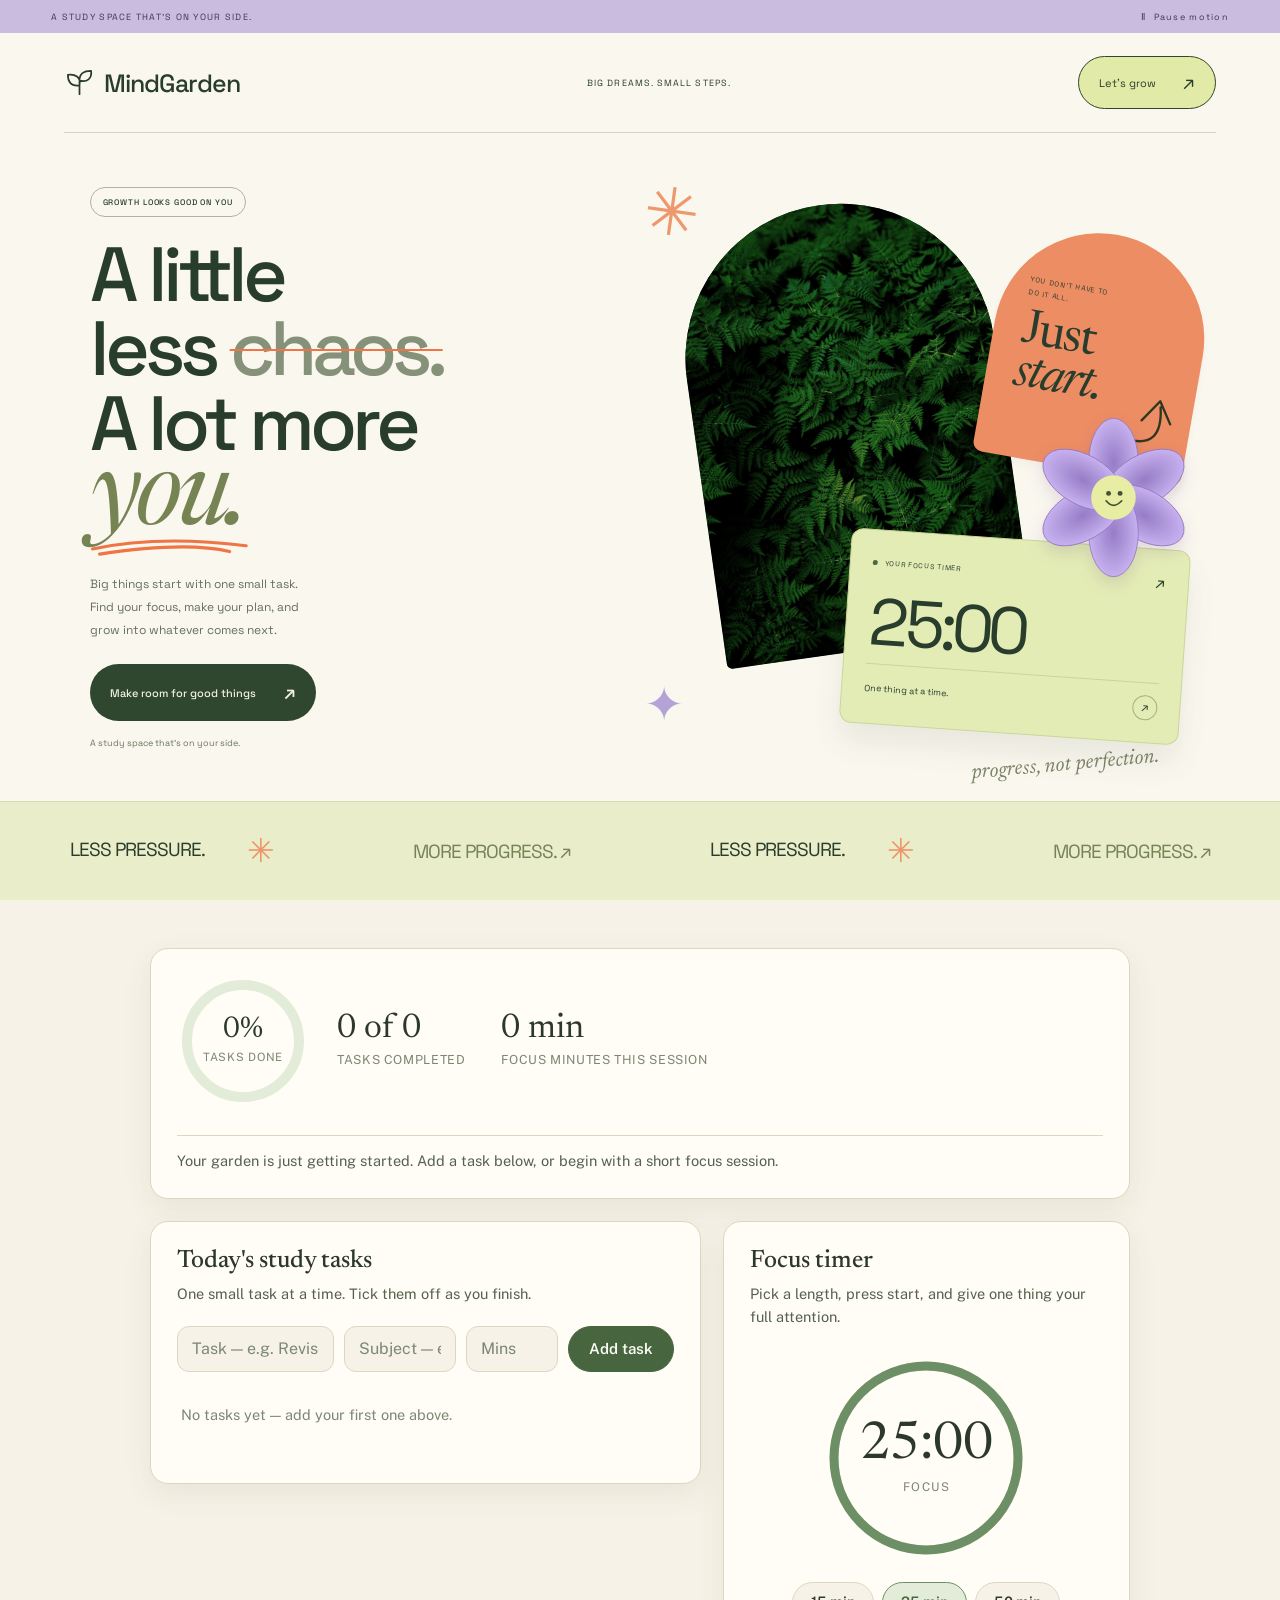
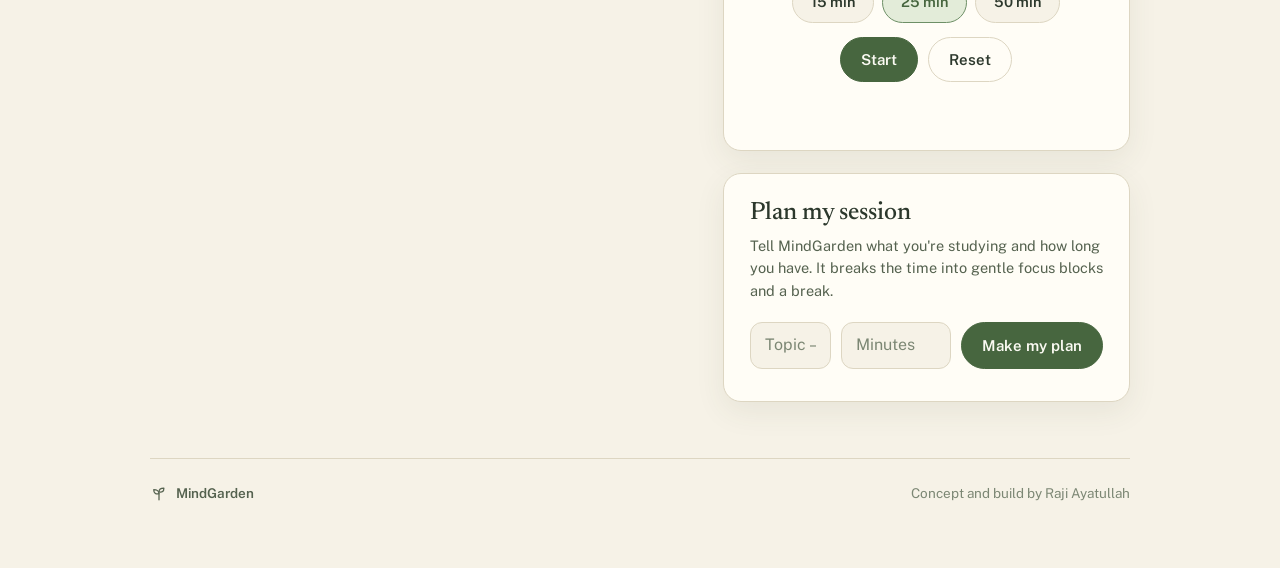
<file: index.html>
<!doctype html>
<html lang="en">
  <head>
    <meta charset="utf-8" />
    <meta name="viewport" content="width=device-width, initial-scale=1, viewport-fit=cover" />
    <meta name="color-scheme" content="light dark" />
    <meta name="description" content="A little less chaos. A lot more you. Plan your study tasks, find your focus, and grow with MindGarden." />
    <link rel="icon" href="data:," />
    <title>MindGarden Study Planner</title>
    <link rel="preconnect" href="https://fonts.googleapis.com" />
    <link rel="preconnect" href="https://fonts.gstatic.com" crossorigin />
    <link href="https://fonts.googleapis.com/css2?family=Newsreader:ital,opsz,wght@0,6..72,400;0,6..72,500;0,6..72,600;1,6..72,400&family=Public+Sans:wght@400;500;600;700&family=Space+Grotesk:wght@400;500;600;700&display=swap" rel="stylesheet" />
    <style>
      :root {
        --bg: #f6f2e7;
        --bg-soft: #efe9da;
        --surface: #fffdf6;
        --surface-2: #f1ecdc;
        --ink: #2c382c;
        --ink-soft: #55624f;
        --muted: #7c8774;
        --line: #ddd6c2;
        --sage: #6d8f66;
        --sage-deep: #47663f;
        --sage-tint: #e3ecd9;
        --sage-tint-2: #d2e0c6;
        --gold: #b98a2f;
        --danger: #a4553f;
        --shadow: 0 10px 30px rgba(60, 74, 52, 0.08);
        --radius: 18px;
      }
      @media (prefers-color-scheme: dark) {
        :root {
          --bg: #1a201a;
          --bg-soft: #212922;
          --surface: #242e24;
          --surface-2: #2b372b;
          --ink: #eceade;
          --ink-soft: #c3cdb9;
          --muted: #97a48d;
          --line: #3a473a;
          --sage: #9dbd93;
          --sage-deep: #b7d3ad;
          --sage-tint: #2f3f2c;
          --sage-tint-2: #3a4f36;
          --gold: #d9ab4e;
          --danger: #d08a70;
          --shadow: 0 10px 30px rgba(0, 0, 0, 0.35);
        }
      }
      * { box-sizing: border-box; }
      html { scroll-behavior: smooth; }
      body {
        margin: 0;
        background: var(--bg);
        color: var(--ink);
        font-family: "Public Sans", system-ui, -apple-system, "Segoe UI", sans-serif;
        font-size: 16px;
        line-height: 1.55;
        -webkit-font-smoothing: antialiased;
      }
      h1, h2, h3 { font-family: "Newsreader", Georgia, serif; font-weight: 500; line-height: 1.15; margin: 0; }
      p { margin: 0; }
      button, input, select { font: inherit; color: inherit; }
      button { cursor: pointer; }
      :focus-visible { outline: 2px solid var(--sage); outline-offset: 2px; border-radius: 6px; }

      .wrap { max-width: 1020px; margin: 0 auto; padding: 0 20px 64px; }

      /* ---------- Hero ---------- */
      .hero { padding: 72px 0 48px; max-width: 640px; }
      .hero .mark { display: inline-flex; align-items: center; gap: 10px; color: var(--sage-deep); font-weight: 600; letter-spacing: 0.14em; text-transform: uppercase; font-size: 12.5px; margin-bottom: 22px; }
      .hero .mark svg { width: 26px; height: 26px; }
      .hero h1 { font-size: clamp(34px, 9vw, 58px); letter-spacing: -0.01em; }
      .hero h1 em { font-style: italic; color: var(--sage-deep); }
      .hero p { margin-top: 18px; font-size: 17.5px; color: var(--ink-soft); max-width: 52ch; }
      .hero .cta-row { margin-top: 28px; display: flex; flex-wrap: wrap; gap: 12px; }
      .btn {
        display: inline-flex; align-items: center; justify-content: center; gap: 8px;
        min-height: 44px; padding: 10px 20px; border-radius: 999px;
        border: 1px solid var(--sage-deep); background: var(--sage-deep); color: #fbfaf3;
        font-weight: 600; font-size: 15px; text-decoration: none;
        transition: transform 0.15s ease, background 0.15s ease, border-color 0.15s ease;
      }
      @media (prefers-color-scheme: dark) { .btn { color: #1c241c; } }
      .btn:hover { transform: translateY(-1px); }
      .btn.ghost { background: transparent; color: var(--sage-deep); }
      .btn.small { min-height: 40px; padding: 8px 16px; font-size: 14px; }
      .btn.quiet { background: var(--surface); border-color: var(--line); color: var(--ink); }
      .btn:disabled { opacity: 0.45; cursor: default; transform: none; }

      /* ---------- Layout ---------- */
      .grid { display: grid; grid-template-columns: 1fr; gap: 22px; }
      @media (min-width: 860px) {
        .grid { grid-template-columns: 1.15fr 0.85fr; align-items: start; }
        .stack { display: grid; gap: 22px; }
      }
      .card {
        background: var(--surface); border: 1px solid var(--line); border-radius: var(--radius);
        padding: 26px; box-shadow: var(--shadow);
      }
      .card h2 { font-size: 25px; margin-bottom: 6px; }
      .card .lede { color: var(--ink-soft); font-size: 14.5px; margin-bottom: 20px; }
      .card-head { display: flex; align-items: baseline; justify-content: space-between; gap: 12px; flex-wrap: wrap; }

      /* ---------- Progress ---------- */
      .progress-card { display: flex; gap: 28px; align-items: center; flex-wrap: wrap; margin-bottom: 22px; }
      .ring-wrap { position: relative; width: 132px; height: 132px; flex: none; }
      .ring-wrap svg { transform: rotate(-90deg); display: block; }
      .ring-bg { stroke: var(--sage-tint); }
      .ring-fg { stroke: var(--sage); transition: stroke-dashoffset 0.5s ease; }
      .ring-center { position: absolute; inset: 0; display: flex; flex-direction: column; align-items: center; justify-content: center; text-align: center; }
      .ring-center .big { font-family: "Newsreader", Georgia, serif; font-size: 30px; line-height: 1; }
      .ring-center .small { font-size: 11.5px; color: var(--muted); letter-spacing: 0.06em; text-transform: uppercase; margin-top: 4px; }
      .progress-stats { display: flex; gap: 36px; flex-wrap: wrap; }
      .stat .num { font-family: "Newsreader", Georgia, serif; font-size: 34px; line-height: 1.05; }
      .stat .lbl { font-size: 12.5px; color: var(--muted); letter-spacing: 0.05em; text-transform: uppercase; margin-top: 2px; }
      .progress-note { width: 100%; color: var(--ink-soft); font-size: 14.5px; border-top: 1px solid var(--line); padding-top: 14px; }

      /* ---------- Tasks ---------- */
      .task-form { display: grid; grid-template-columns: 1fr; gap: 10px; margin-bottom: 18px; }
      @media (min-width: 560px) {
        .task-form { grid-template-columns: 1.4fr 1fr 92px auto; }
      }
      .field input {
        width: 100%; min-height: 44px; padding: 10px 14px; border-radius: 12px;
        border: 1px solid var(--line); background: var(--bg); color: var(--ink);
      }
      .field input::placeholder { color: var(--muted); }
      .task-list { list-style: none; margin: 0; padding: 0; display: grid; gap: 10px; }
      .task {
        display: flex; align-items: center; gap: 12px;
        background: var(--surface-2); border: 1px solid var(--line); border-radius: 14px; padding: 8px 12px 8px 8px;
      }
      .task label.check {
        display: inline-flex; align-items: center; justify-content: center;
        min-width: 44px; min-height: 44px; cursor: pointer; flex: none;
      }
      .task input[type="checkbox"] { width: 22px; height: 22px; accent-color: var(--sage-deep); cursor: pointer; margin: 0; }
      .task .body { flex: 1; min-width: 0; }
      .task .title { font-weight: 600; font-size: 15.5px; overflow-wrap: anywhere; }
      .task.done .title { text-decoration: line-through; color: var(--muted); }
      .task .meta { font-size: 13px; color: var(--muted); }
      .task .mins { flex: none; font-size: 12.5px; font-weight: 600; color: var(--sage-deep); background: var(--sage-tint); border-radius: 999px; padding: 4px 10px; }
      .task .del {
        flex: none; min-width: 40px; min-height: 40px; border: none; background: transparent; border-radius: 10px;
        color: var(--muted); font-size: 18px; line-height: 1; display: inline-flex; align-items: center; justify-content: center;
      }
      .task .del:hover { color: var(--danger); background: var(--bg); }
      .empty { color: var(--muted); font-size: 14.5px; padding: 14px 4px; }
      .count-line { margin-top: 16px; font-size: 14px; color: var(--ink-soft); }
      .count-line strong { color: var(--sage-deep); }

      /* ---------- Timer ---------- */
      .timer-face { display: flex; flex-direction: column; align-items: center; padding: 6px 0 2px; }
      .timer-ring { position: relative; width: 208px; height: 208px; }
      .timer-ring svg { transform: rotate(-90deg); display: block; }
      .timer-time {
        position: absolute; inset: 0; display: flex; flex-direction: column; align-items: center; justify-content: center;
      }
      .timer-time .clock { font-family: "Newsreader", Georgia, serif; font-size: 52px; line-height: 1; font-variant-numeric: tabular-nums; }
      .timer-time .mode { font-size: 12px; letter-spacing: 0.12em; text-transform: uppercase; color: var(--muted); margin-top: 6px; }
      .presets { display: flex; gap: 8px; flex-wrap: wrap; justify-content: center; margin: 20px 0 14px; }
      .preset {
        min-height: 40px; padding: 8px 18px; border-radius: 999px; border: 1px solid var(--line);
        background: var(--bg); font-weight: 600; font-size: 14.5px;
      }
      .preset[aria-pressed="true"] { background: var(--sage-tint); border-color: var(--sage); color: var(--sage-deep); }
      .timer-controls { display: flex; gap: 10px; flex-wrap: wrap; justify-content: center; }
      .timer-msg { margin-top: 16px; text-align: center; font-size: 15px; color: var(--sage-deep); min-height: 24px; }
      .break-row { margin-top: 6px; display: none; justify-content: center; }
      .break-row.show { display: flex; }

      /* ---------- Planner ---------- */
      .plan-form { display: grid; grid-template-columns: 1fr; gap: 10px; margin-bottom: 6px; }
      @media (min-width: 560px) { .plan-form { grid-template-columns: 1.5fr 110px auto; } }
      .plan-out { margin-top: 18px; display: none; }
      .plan-out.show { display: block; }
      .plan-summary { font-size: 15px; color: var(--ink-soft); margin-bottom: 14px; }
      .plan-summary strong { color: var(--ink); }
      .plan-steps { list-style: none; margin: 0; padding: 0; display: grid; gap: 8px; }
      .plan-step { display: flex; align-items: center; gap: 12px; padding: 11px 14px; border-radius: 12px; border: 1px solid var(--line); background: var(--bg); font-size: 14.5px; }
      .plan-step .dot { width: 10px; height: 10px; border-radius: 50%; flex: none; background: var(--sage); }
      .plan-step.break .dot { background: var(--gold); }
      .plan-step.review .dot { background: var(--muted); }
      .plan-step .what { flex: 1; min-width: 0; overflow-wrap: anywhere; }
      .plan-step .when { flex: none; font-weight: 600; color: var(--sage-deep); font-variant-numeric: tabular-nums; }
      .plan-step.break .when { color: var(--gold); }
      .plan-actions { margin-top: 14px; display: flex; gap: 10px; flex-wrap: wrap; }

      footer { margin-top: 56px; padding-top: 24px; border-top: 1px solid var(--line); display: flex; justify-content: space-between; gap: 12px; flex-wrap: wrap; color: var(--muted); font-size: 13.5px; }
      footer .brand { display: inline-flex; align-items: center; gap: 8px; color: var(--ink-soft); font-weight: 600; }
      footer svg { width: 18px; height: 18px; }

      .grid > *, .stack > * { min-width: 0; }
      img, svg { max-width: 100%; }

      /* ---------- Small screens ---------- */
      @media (max-width: 560px) {
        .wrap { padding: 0 14px 52px; }
        .hero { padding: 48px 0 34px; }
        .hero p { font-size: 16.5px; }
        .hero .cta-row .btn { flex: 1 1 140px; }
        .card { padding: 20px 16px; }
        .progress-card { gap: 18px; }
        .progress-stats { gap: 22px; }
        .stat .num { font-size: 28px; }
        .timer-ring { width: min(208px, 62vw); height: auto; aspect-ratio: 1 / 1; }
        .timer-ring svg { width: 100%; height: 100%; }
        .timer-time .clock { font-size: 46px; }
        .task { gap: 8px; padding-right: 8px; }
        .task .mins { padding: 4px 8px; }
        .plan-step { padding: 10px 12px; gap: 10px; }
        footer { margin-top: 44px; }
      }

      @media (prefers-reduced-motion: reduce) {
        html { scroll-behavior: auto; }
        * { transition: none !important; }
      }
    </style>
    <link rel="stylesheet" href="hero.css" />
    <script src="hero.js" defer></script>
  </head>
  <body>
    <header class="growth-hero" id="gardenHero" aria-labelledby="heroHeading">
      <svg class="growth-symbols" aria-hidden="true"><defs><symbol id="growthLogo" viewBox="0 0 32 32"><path d="M16 28V15M16 19C6 20 4 14 4 8c7-1 14 2 12 11Zm0-5C16 7 20 4 28 4c1 8-4 12-12 10Z" fill="none" stroke="currentColor" stroke-width="1.8" stroke-linecap="round" stroke-linejoin="round"/></symbol></defs></svg>
      <div class="growth-strip"><span>A STUDY SPACE THAT'S ON YOUR SIDE.</span><button id="sceneControl" type="button" aria-pressed="false" aria-label="Pause garden animation"><span class="scene-icon" aria-hidden="true">Ⅱ</span> <span id="sceneControlText">Pause motion</span></button></div>
    <nav class="nav" aria-label="Main navigation"><a class="wordmark" href="#gardenHero"><svg><use href="#growthLogo"/></svg>MindGarden</a><div class="nav-mid">BIG DREAMS. SMALL STEPS.</div><a class="nav-cta" href="#tasks">Let's grow <span>↗</span></a></nav>
    <div class="c-hero"><div class="c-copy"><div class="eyebrow"><span class="c-pill">GROWTH LOOKS GOOD ON YOU</span></div><h1 id="heroHeading">A little<br />less <span class="c-chaos">chaos.</span><br />A lot more<br /><em>you.</em><svg class="c-underline" viewBox="0 0 250 25"><path d="M4 14Q108-8 244 9M15 22Q149 2 218 18" fill="none" stroke="#f07444" stroke-width="5" stroke-linecap="round"/></svg></h1><p>Big things start with one small task.<br />Find your focus, make your plan, and<br />grow into whatever comes next.</p><a class="button c-button" href="#tasks">Make room for good things <span>↗</span></a><div class="c-note">A study space that’s on your side.</div></div>
      <div class="c-art"><span aria-hidden="true" class="c-doodle doodle-1">✳</span><div class="c-photo" aria-hidden="true"><img src="assets/growth-ferns.jpg" alt="" width="1400" height="1800" fetchpriority="high" decoding="async"/></div><div class="c-sticker" aria-hidden="true"><span>YOU DON'T HAVE TO<br />DO IT ALL.</span><strong>Just<br /><em>start.</em></strong><svg viewBox="0 0 80 80"><path d="M15 60Q62 78 62 23M37 38 62 15 73 45" fill="none" stroke="#303721" stroke-width="3" stroke-linecap="round" stroke-linejoin="round"/></svg></div><a class="c-focus" href="#timer" aria-label="Open your focus timer"><div><span class="c-focus-dot"></span> YOUR FOCUS TIMER <span>↗</span></div><strong id="heroClock" aria-hidden="true">25:00</strong><div class="c-focus-bottom"><span>One thing at a time.</span><span class="c-pause" aria-hidden="true">↗</span></div></a><div class="c-flower" aria-hidden="true"><svg viewBox="0 0 200 200"><defs><radialGradient id="petal"><stop stop-color="#967cc6"/><stop offset="1" stop-color="#c7b1ef"/></radialGradient></defs><g fill="url(#petal)" stroke="#9476bf" stroke-width="1"><ellipse cx="100" cy="57" rx="30" ry="53"/><ellipse cx="100" cy="57" rx="30" ry="53" transform="rotate(60 100 100)"/><ellipse cx="100" cy="57" rx="30" ry="53" transform="rotate(120 100 100)"/><ellipse cx="100" cy="57" rx="30" ry="53" transform="rotate(180 100 100)"/><ellipse cx="100" cy="57" rx="30" ry="53" transform="rotate(240 100 100)"/><ellipse cx="100" cy="57" rx="30" ry="53" transform="rotate(300 100 100)"/></g><circle cx="100" cy="100" r="27" fill="#e7eea3"/><circle cx="94" cy="95" r="3" fill="#475034"/><circle cx="108" cy="95" r="3" fill="#475034"/><path d="M91 104q9 11 19 0" fill="none" stroke="#475034" stroke-width="2" stroke-linecap="round"/></svg></div><span class="c-handwritten" aria-hidden="true">progress, not perfection.</span><span aria-hidden="true" class="c-doodle doodle-2">✦</span></div>
    </div><div class="c-footer" aria-hidden="true"><span>LESS PRESSURE.</span><span>MORE PROGRESS. ↗</span><span>LESS PRESSURE.</span><span>MORE PROGRESS. ↗</span></div>
    </header>

    <div class="wrap">
      <section class="card progress-card" aria-label="Session progress">
        <div class="ring-wrap" role="img" aria-label="Progress ring showing the share of tasks completed">
          <svg width="132" height="132" viewBox="0 0 132 132" aria-hidden="true">
            <circle class="ring-bg" cx="66" cy="66" r="56" fill="none" stroke-width="10" />
            <circle class="ring-fg" id="ringFg" cx="66" cy="66" r="56" fill="none" stroke-width="10" stroke-linecap="round" stroke-dasharray="351.86" stroke-dashoffset="351.86" />
          </svg>
          <div class="ring-center">
            <span class="big" id="ringText">0%</span>
            <span class="small">tasks done</span>
          </div>
        </div>
        <div class="progress-stats">
          <div class="stat">
            <div class="num" id="statTasks">0 of 0</div>
            <div class="lbl">Tasks completed</div>
          </div>
          <div class="stat">
            <div class="num" id="statFocus">0 min</div>
            <div class="lbl">Focus minutes this session</div>
          </div>
        </div>
        <p class="progress-note" id="progressNote">Your garden is just getting started. Add a task below, or begin with a short focus session.</p>
      </section>

      <div class="grid">
        <section class="card" id="tasks" aria-labelledby="tasksHeading">
          <div class="card-head">
            <h2 id="tasksHeading">Today's study tasks</h2>
          </div>
          <p class="lede">One small task at a time. Tick them off as you finish.</p>

          <form class="task-form" id="taskForm">
            <div class="field">
              <label class="sr-only" for="taskTitle" style="position:absolute;left:-9999px;">Task</label>
              <input id="taskTitle" type="text" placeholder="Task — e.g. Revise chapter 4 notes" maxlength="90" required />
            </div>
            <div class="field">
              <label class="sr-only" for="taskSubject" style="position:absolute;left:-9999px;">Subject</label>
              <input id="taskSubject" type="text" placeholder="Subject — e.g. Biology" maxlength="40" required />
            </div>
            <div class="field">
              <label class="sr-only" for="taskMins" style="position:absolute;left:-9999px;">Estimated minutes</label>
              <input id="taskMins" type="number" placeholder="Mins" min="1" max="600" required />
            </div>
            <button class="btn" type="submit">Add task</button>
          </form>

          <ul class="task-list" id="taskList"></ul>
          <p class="empty" id="taskEmpty">No tasks yet — add your first one above.</p>
          <p class="count-line" id="taskCount" aria-live="polite"></p>
        </section>

        <div class="stack">
          <section class="card" id="timer" aria-labelledby="timerHeading">
            <h2 id="timerHeading">Focus timer</h2>
            <p class="lede">Pick a length, press start, and give one thing your full attention.</p>

            <div class="timer-face">
              <div class="timer-ring">
                <svg width="208" height="208" viewBox="0 0 208 208" aria-hidden="true">
                  <circle class="ring-bg" cx="104" cy="104" r="92" fill="none" stroke-width="9" />
                  <circle class="ring-fg" id="timerRing" cx="104" cy="104" r="92" fill="none" stroke-width="9" stroke-linecap="round" stroke-dasharray="578.05" stroke-dashoffset="0" />
                </svg>
                <div class="timer-time">
                  <span class="clock" id="clock">25:00</span>
                  <span class="mode" id="timerMode">Focus</span>
                </div>
              </div>

              <div class="presets" role="group" aria-label="Session length">
                <button type="button" class="preset" data-mins="15" aria-pressed="false">15 min</button>
                <button type="button" class="preset" data-mins="25" aria-pressed="true">25 min</button>
                <button type="button" class="preset" data-mins="50" aria-pressed="false">50 min</button>
              </div>

              <div class="timer-controls">
                <button type="button" class="btn" id="startPauseBtn">Start</button>
                <button type="button" class="btn quiet" id="resetBtn">Reset</button>
              </div>

              <p class="timer-msg" id="timerMsg" aria-live="polite"></p>
              <div class="break-row" id="breakRow">
                <button type="button" class="btn ghost small" id="breakBtn">Take a 5-minute break</button>
              </div>
            </div>
          </section>

          <section class="card" id="planner" aria-labelledby="plannerHeading">
            <h2 id="plannerHeading">Plan my session</h2>
            <p class="lede">Tell MindGarden what you're studying and how long you have. It breaks the time into gentle focus blocks and a break.</p>

            <form class="plan-form" id="planForm">
              <div class="field">
                <label class="sr-only" for="planTopic" style="position:absolute;left:-9999px;">Topic</label>
                <input id="planTopic" type="text" placeholder="Topic — e.g. Organic chemistry" maxlength="70" required />
              </div>
              <div class="field">
                <label class="sr-only" for="planMins" style="position:absolute;left:-9999px;">Available minutes</label>
                <input id="planMins" type="number" placeholder="Minutes" min="10" max="300" required />
              </div>
              <button class="btn" type="submit">Make my plan</button>
            </form>

            <div class="plan-out" id="planOut" aria-live="polite">
              <p class="plan-summary" id="planSummary"></p>
              <ul class="plan-steps" id="planSteps"></ul>
              <div class="plan-actions">
                <button type="button" class="btn ghost small" id="planToTimer">Set timer to first block</button>
              </div>
            </div>
          </section>
        </div>
      </div>

      <footer>
        <span class="brand">
          <svg viewBox="0 0 24 24" fill="none" stroke="currentColor" stroke-width="1.7" stroke-linecap="round" stroke-linejoin="round" aria-hidden="true"><path d="M12 21v-8"/><path d="M12 13c0-3.5-2.8-5.5-7-5.5 0 4.5 2.5 6.5 7 5.5Z"/><path d="M12 10.5c0-3.2 2.4-5 6.5-5 0 4.2-2.2 6-6.5 5Z"/></svg>
          MindGarden
        </span>
        <span>Concept and build by Raji Ayatullah</span>
      </footer>
    </div>

    <script>
      (function () {
        "use strict";

        /* ---------------- State (this session only) ---------------- */
        var tasks = [];
        var focusMinutes = 0;

        /* ---------------- Progress ---------------- */
        var ringFg = document.getElementById("ringFg");
        var ringText = document.getElementById("ringText");
        var statTasks = document.getElementById("statTasks");
        var statFocus = document.getElementById("statFocus");
        var progressNote = document.getElementById("progressNote");
        var RING_C = 351.86;

        function renderProgress() {
          var total = tasks.length;
          var done = tasks.filter(function (t) { return t.done; }).length;
          var pct = total === 0 ? 0 : Math.round((done / total) * 100);
          ringFg.style.strokeDashoffset = String(RING_C * (1 - pct / 100));
          ringText.textContent = pct + "%";
          statTasks.textContent = done + " of " + total;
          statFocus.textContent = focusMinutes + " min";
          if (total === 0 && focusMinutes === 0) {
            progressNote.textContent = "Your garden is just getting started. Add a task below, or begin with a short focus session.";
          } else if (total > 0 && done === total && total > 0) {
            progressNote.textContent = "Every task on today's list is done. Lovely work — consider a short break before planting anything new.";
          } else if (done > 0 || focusMinutes > 0) {
            progressNote.textContent = "It's growing. Each finished task and each completed focus block adds to today's garden.";
          } else {
            progressNote.textContent = "Your list is planted. Tick off the first task whenever you're ready.";
          }
        }

        /* ---------------- Tasks ---------------- */
        var taskForm = document.getElementById("taskForm");
        var taskList = document.getElementById("taskList");
        var taskEmpty = document.getElementById("taskEmpty");
        var taskCount = document.getElementById("taskCount");
        var nextId = 1;

        function renderTasks() {
          taskList.innerHTML = "";
          tasks.forEach(function (task) {
            var li = document.createElement("li");
            li.className = "task" + (task.done ? " done" : "");

            var label = document.createElement("label");
            label.className = "check";
            var cb = document.createElement("input");
            cb.type = "checkbox";
            cb.checked = task.done;
            cb.setAttribute("aria-label", "Mark \"" + task.title + "\" as done");
            cb.addEventListener("change", function () {
              task.done = cb.checked;
              renderTasks();
              renderProgress();
            });
            label.appendChild(cb);

            var body = document.createElement("div");
            body.className = "body";
            var title = document.createElement("div");
            title.className = "title";
            title.textContent = task.title;
            var meta = document.createElement("div");
            meta.className = "meta";
            meta.textContent = task.subject;
            body.appendChild(title);
            body.appendChild(meta);

            var mins = document.createElement("span");
            mins.className = "mins";
            mins.textContent = task.mins + " min";

            var del = document.createElement("button");
            del.type = "button";
            del.className = "del";
            del.textContent = "×";
            del.setAttribute("aria-label", "Delete task \"" + task.title + "\"");
            del.addEventListener("click", function () {
              tasks = tasks.filter(function (t) { return t.id !== task.id; });
              renderTasks();
              renderProgress();
            });

            li.appendChild(label);
            li.appendChild(body);
            li.appendChild(mins);
            li.appendChild(del);
            taskList.appendChild(li);
          });

          taskEmpty.style.display = tasks.length === 0 ? "block" : "none";
          var done = tasks.filter(function (t) { return t.done; }).length;
          taskCount.innerHTML = tasks.length === 0
            ? ""
            : "<strong>" + done + " of " + tasks.length + "</strong> tasks done";
        }

        taskForm.addEventListener("submit", function (e) {
          e.preventDefault();
          var title = document.getElementById("taskTitle").value.trim();
          var subject = document.getElementById("taskSubject").value.trim();
          var mins = parseInt(document.getElementById("taskMins").value, 10);
          if (!title || !subject || !mins || mins < 1) return;
          tasks.push({ id: nextId++, title: title, subject: subject, mins: mins, done: false });
          taskForm.reset();
          document.getElementById("taskTitle").focus();
          renderTasks();
          renderProgress();
        });

        /* ---------------- Timer ---------------- */
        var TIMER_C = 578.05;
        var clock = document.getElementById("clock");
        var timerMode = document.getElementById("timerMode");
        var timerRing = document.getElementById("timerRing");
        var timerMsg = document.getElementById("timerMsg");
        var startPauseBtn = document.getElementById("startPauseBtn");
        var resetBtn = document.getElementById("resetBtn");
        var breakRow = document.getElementById("breakRow");
        var breakBtn = document.getElementById("breakBtn");
        var presetBtns = Array.prototype.slice.call(document.querySelectorAll(".preset"));

        var timer = {
          mode: "focus",            // "focus" | "break"
          totalSec: 25 * 60,
          remainingSec: 25 * 60,
          running: false,
          endAt: 0,
          interval: null
        };

        var audioCtx = null;
        function chime() {
          try {
            if (!audioCtx) {
              var AC = window.AudioContext || window.webkitAudioContext;
              if (!AC) return;
              audioCtx = new AC();
            }
            if (audioCtx.state === "suspended") audioCtx.resume();
            var now = audioCtx.currentTime;
            [523.25, 783.99].forEach(function (freq, i) {
              var osc = audioCtx.createOscillator();
              var gain = audioCtx.createGain();
              osc.type = "sine";
              osc.frequency.value = freq;
              var start = now + i * 0.35;
              gain.gain.setValueAtTime(0.0001, start);
              gain.gain.exponentialRampToValueAtTime(0.12, start + 0.05);
              gain.gain.exponentialRampToValueAtTime(0.0001, start + 0.9);
              osc.connect(gain);
              gain.connect(audioCtx.destination);
              osc.start(start);
              osc.stop(start + 1);
            });
          } catch (err) { /* sound is a garnish, never a blocker */ }
        }

        function fmt(sec) {
          var m = Math.floor(sec / 60);
          var s = sec % 60;
          return (m < 10 ? "0" : "") + m + ":" + (s < 10 ? "0" : "") + s;
        }

        function renderTimer() {
          clock.textContent = fmt(timer.remainingSec);
          timerMode.textContent = timer.mode === "break" ? "Break" : "Focus";
          var frac = timer.totalSec === 0 ? 0 : timer.remainingSec / timer.totalSec;
          timerRing.style.strokeDashoffset = String(TIMER_C * (1 - frac));
          startPauseBtn.textContent = timer.running ? "Pause" : (timer.remainingSec < timer.totalSec && timer.remainingSec > 0 ? "Resume" : "Start");
        }

        function stopInterval() {
          if (timer.interval) { clearInterval(timer.interval); timer.interval = null; }
          timer.running = false;
        }

        function finishTimer() {
          stopInterval();
          timer.remainingSec = 0;
          renderTimer();
          chime();
          if (timer.mode === "focus") {
            focusMinutes += Math.round(timer.totalSec / 60);
            timerMsg.textContent = "Session complete — nicely done. Your focus minutes have been added above.";
            breakRow.classList.add("show");
            renderProgress();
          } else {
            timerMsg.textContent = "Break over. Whenever you're ready, settle in for the next block.";
            breakRow.classList.remove("show");
          }
          startPauseBtn.textContent = "Start";
        }

        function tick() {
          var left = Math.round((timer.endAt - Date.now()) / 1000);
          if (left <= 0) { finishTimer(); return; }
          timer.remainingSec = left;
          renderTimer();
        }

        function setTimer(minutes, mode) {
          stopInterval();
          timer.mode = mode;
          timer.totalSec = minutes * 60;
          timer.remainingSec = minutes * 60;
          timerMsg.textContent = "";
          if (mode === "focus") breakRow.classList.remove("show");
          renderTimer();
        }

        presetBtns.forEach(function (btn) {
          btn.addEventListener("click", function () {
            presetBtns.forEach(function (b) { b.setAttribute("aria-pressed", "false"); });
            btn.setAttribute("aria-pressed", "true");
            setTimer(parseInt(btn.getAttribute("data-mins"), 10), "focus");
          });
        });

        startPauseBtn.addEventListener("click", function () {
          if (timer.running) {
            stopInterval();
            renderTimer();
            return;
          }
          if (timer.remainingSec <= 0) {
            // Restart the same length after a finished run.
            timer.remainingSec = timer.totalSec;
            if (timer.mode === "focus") breakRow.classList.remove("show");
            timerMsg.textContent = "";
          }
          timer.endAt = Date.now() + timer.remainingSec * 1000;
          timer.running = true;
          timer.interval = setInterval(tick, 250);
          renderTimer();
        });

        resetBtn.addEventListener("click", function () {
          setTimer(Math.round(timer.totalSec / 60), timer.mode);
        });

        breakBtn.addEventListener("click", function () {
          setTimer(5, "break");
          timerMsg.textContent = "Break time — stretch, breathe, look away from the screen.";
          breakRow.classList.remove("show");
          // Auto-start the break so it feels effortless.
          timer.endAt = Date.now() + timer.remainingSec * 1000;
          timer.running = true;
          timer.interval = setInterval(tick, 250);
          renderTimer();
        });

        /* ---------------- Planner ---------------- */
        var planForm = document.getElementById("planForm");
        var planOut = document.getElementById("planOut");
        var planSummary = document.getElementById("planSummary");
        var planSteps = document.getElementById("planSteps");
        var planToTimer = document.getElementById("planToTimer");
        var firstBlockMins = 25;

        function buildPlan(topic, total) {
          var steps = [];
          var remaining = total;
          while (remaining > 0) {
            var focus = Math.min(25, remaining);
            steps.push({ type: "focus", label: "Focus — " + topic, mins: focus });
            remaining -= focus;
            if (remaining >= 15) {
              steps.push({ type: "break", label: "Break — step away, stretch, sip some water", mins: 5 });
              remaining -= 5;
            } else if (remaining > 0) {
              steps.push({ type: "review", label: "Review — skim your notes and note what's still fuzzy", mins: remaining });
              remaining = 0;
            }
          }
          return steps;
        }

        planForm.addEventListener("submit", function (e) {
          e.preventDefault();
          var topic = document.getElementById("planTopic").value.trim();
          var total = parseInt(document.getElementById("planMins").value, 10);
          if (!topic || !total || total < 10) return;
          total = Math.min(total, 300);

          var steps = buildPlan(topic, total);
          var focusBlocks = steps.filter(function (s) { return s.type === "focus"; }).length;
          firstBlockMins = steps[0].mins;

          planSummary.innerHTML = "Here's a calm way to spend <strong>" + total + " minutes</strong> on <strong></strong>:";
          planSummary.querySelector("strong:last-child").textContent = topic;
          planSummary.insertAdjacentText("beforeend", " " + focusBlocks + (focusBlocks === 1 ? " focus block" : " focus blocks") + ", paced with short pauses.");

          planSteps.innerHTML = "";
          var cursor = 0;
          steps.forEach(function (step) {
            var li = document.createElement("li");
            li.className = "plan-step " + step.type;
            var dot = document.createElement("span");
            dot.className = "dot";
            var what = document.createElement("span");
            what.className = "what";
            what.textContent = step.label;
            var when = document.createElement("span");
            when.className = "when";
            when.textContent = step.mins + " min";
            li.appendChild(dot);
            li.appendChild(what);
            li.appendChild(when);
            planSteps.appendChild(li);
            cursor += step.mins;
          });

          planOut.classList.add("show");
        });

        planToTimer.addEventListener("click", function () {
          presetBtns.forEach(function (b) { b.setAttribute("aria-pressed", "false"); });
          setTimer(firstBlockMins, "focus");
          timerMsg.textContent = "Timer set to your first block — " + firstBlockMins + " minutes. Press Start when you're ready.";
          document.getElementById("timer").scrollIntoView({ behavior: "smooth", block: "start" });
        });

        /* ---------------- Init ---------------- */
        renderTasks();
        renderProgress();
        renderTimer();
      })();
    </script>
  </body>
</html>
</file>
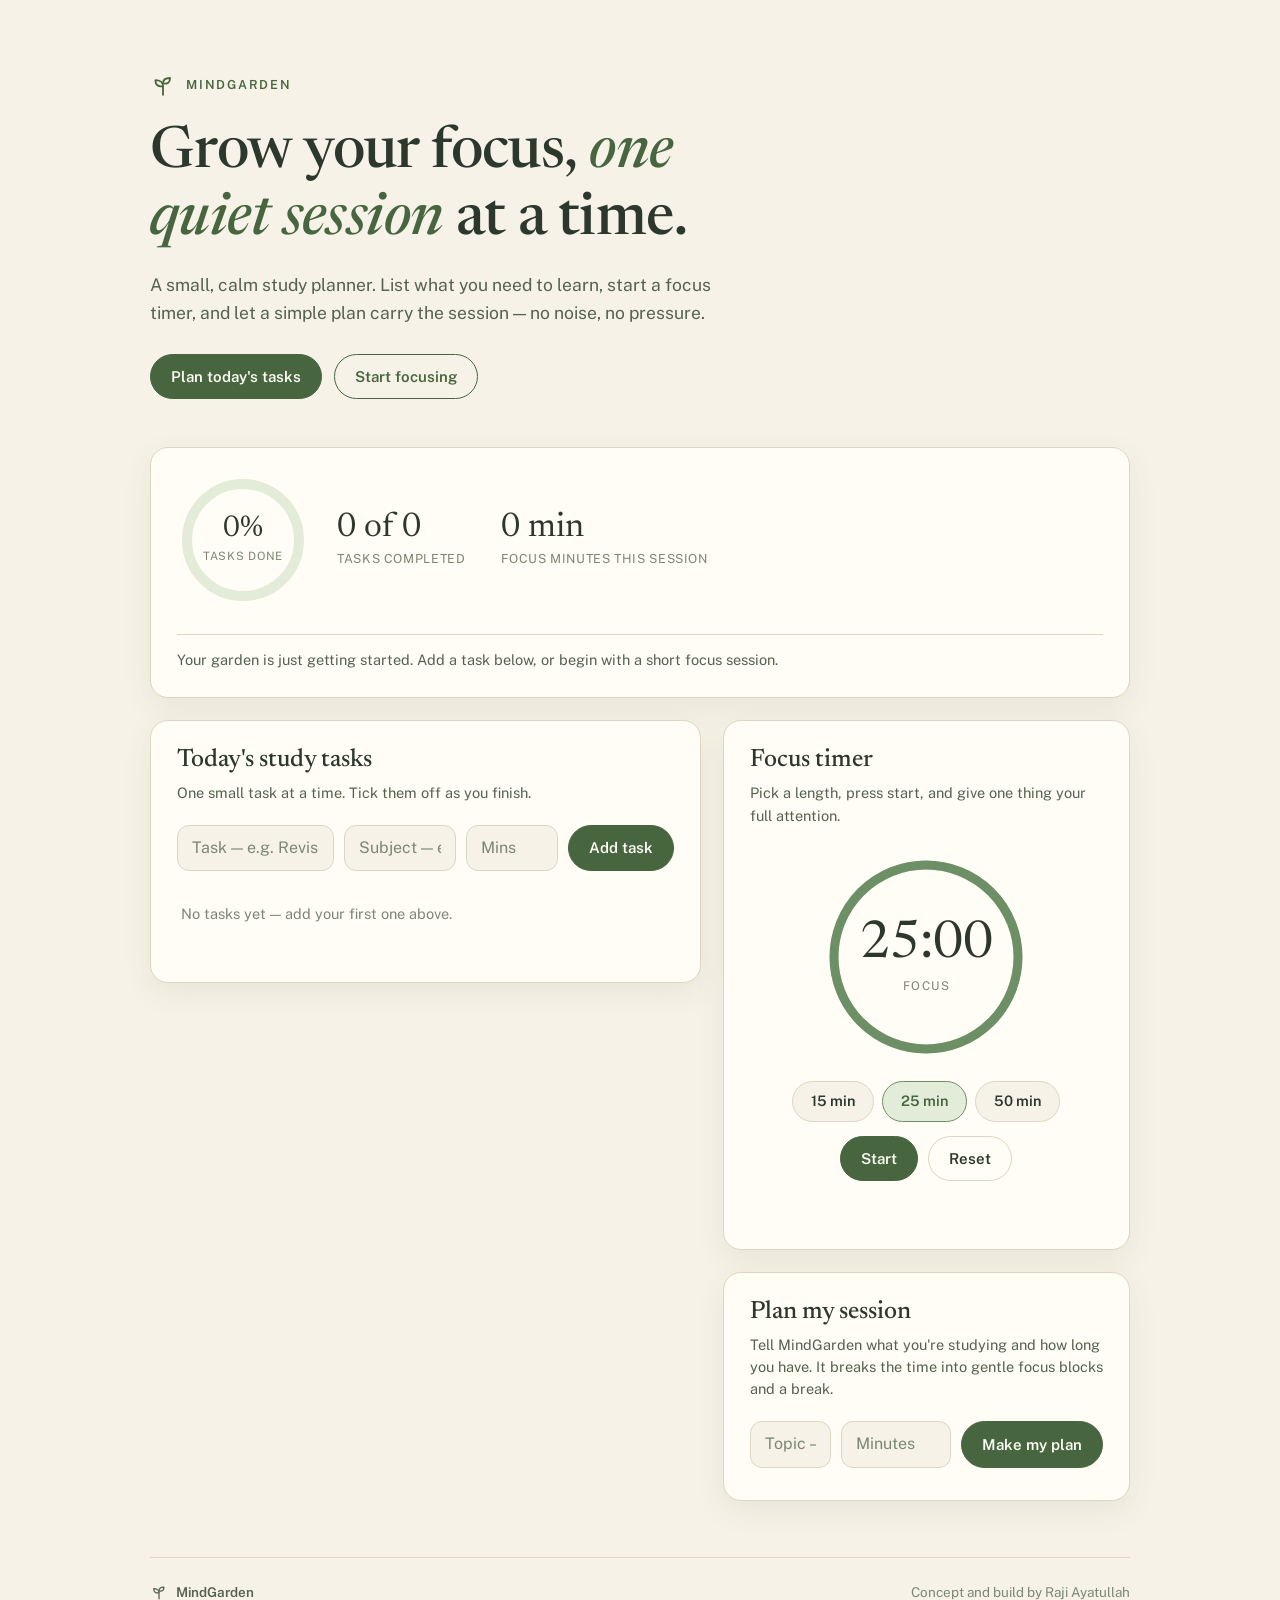
<file: mindgarden-study-planner.html>
<!doctype html>
<html lang="en">
  <head>
    <meta charset="utf-8" />
    <meta name="viewport" content="width=device-width, initial-scale=1, viewport-fit=cover" />
    <meta name="color-scheme" content="light dark" />
    <link rel="icon" href="data:," />
    <title>MindGarden Study Planner</title>
    <link rel="preconnect" href="https://fonts.googleapis.com" />
    <link rel="preconnect" href="https://fonts.gstatic.com" crossorigin />
    <link href="https://fonts.googleapis.com/css2?family=Newsreader:opsz,wght@6..72,400;6..72,500;6..72,600&family=Public+Sans:wght@400;500;600;700&display=swap" rel="stylesheet" />
    <style>
      :root {
        --bg: #f6f2e7;
        --bg-soft: #efe9da;
        --surface: #fffdf6;
        --surface-2: #f1ecdc;
        --ink: #2c382c;
        --ink-soft: #55624f;
        --muted: #7c8774;
        --line: #ddd6c2;
        --sage: #6d8f66;
        --sage-deep: #47663f;
        --sage-tint: #e3ecd9;
        --sage-tint-2: #d2e0c6;
        --gold: #b98a2f;
        --danger: #a4553f;
        --shadow: 0 10px 30px rgba(60, 74, 52, 0.08);
        --radius: 18px;
      }
      @media (prefers-color-scheme: dark) {
        :root {
          --bg: #1a201a;
          --bg-soft: #212922;
          --surface: #242e24;
          --surface-2: #2b372b;
          --ink: #eceade;
          --ink-soft: #c3cdb9;
          --muted: #97a48d;
          --line: #3a473a;
          --sage: #9dbd93;
          --sage-deep: #b7d3ad;
          --sage-tint: #2f3f2c;
          --sage-tint-2: #3a4f36;
          --gold: #d9ab4e;
          --danger: #d08a70;
          --shadow: 0 10px 30px rgba(0, 0, 0, 0.35);
        }
      }
      * { box-sizing: border-box; }
      html { scroll-behavior: smooth; }
      body {
        margin: 0;
        background: var(--bg);
        color: var(--ink);
        font-family: "Public Sans", system-ui, -apple-system, "Segoe UI", sans-serif;
        font-size: 16px;
        line-height: 1.55;
        -webkit-font-smoothing: antialiased;
      }
      h1, h2, h3 { font-family: "Newsreader", Georgia, serif; font-weight: 500; line-height: 1.15; margin: 0; }
      p { margin: 0; }
      button, input, select { font: inherit; color: inherit; }
      button { cursor: pointer; }
      :focus-visible { outline: 2px solid var(--sage); outline-offset: 2px; border-radius: 6px; }

      .wrap { max-width: 1020px; margin: 0 auto; padding: 0 20px 64px; }

      /* ---------- Hero ---------- */
      .hero { padding: 72px 0 48px; max-width: 640px; }
      .hero .mark { display: inline-flex; align-items: center; gap: 10px; color: var(--sage-deep); font-weight: 600; letter-spacing: 0.14em; text-transform: uppercase; font-size: 12.5px; margin-bottom: 22px; }
      .hero .mark svg { width: 26px; height: 26px; }
      .hero h1 { font-size: clamp(34px, 9vw, 58px); letter-spacing: -0.01em; }
      .hero h1 em { font-style: italic; color: var(--sage-deep); }
      .hero p { margin-top: 18px; font-size: 17.5px; color: var(--ink-soft); max-width: 52ch; }
      .hero .cta-row { margin-top: 28px; display: flex; flex-wrap: wrap; gap: 12px; }
      .btn {
        display: inline-flex; align-items: center; justify-content: center; gap: 8px;
        min-height: 44px; padding: 10px 20px; border-radius: 999px;
        border: 1px solid var(--sage-deep); background: var(--sage-deep); color: #fbfaf3;
        font-weight: 600; font-size: 15px; text-decoration: none;
        transition: transform 0.15s ease, background 0.15s ease, border-color 0.15s ease;
      }
      @media (prefers-color-scheme: dark) { .btn { color: #1c241c; } }
      .btn:hover { transform: translateY(-1px); }
      .btn.ghost { background: transparent; color: var(--sage-deep); }
      .btn.small { min-height: 40px; padding: 8px 16px; font-size: 14px; }
      .btn.quiet { background: var(--surface); border-color: var(--line); color: var(--ink); }
      .btn:disabled { opacity: 0.45; cursor: default; transform: none; }

      /* ---------- Layout ---------- */
      .grid { display: grid; grid-template-columns: 1fr; gap: 22px; }
      @media (min-width: 860px) {
        .grid { grid-template-columns: 1.15fr 0.85fr; align-items: start; }
        .stack { display: grid; gap: 22px; }
      }
      .card {
        background: var(--surface); border: 1px solid var(--line); border-radius: var(--radius);
        padding: 26px; box-shadow: var(--shadow);
      }
      .card h2 { font-size: 25px; margin-bottom: 6px; }
      .card .lede { color: var(--ink-soft); font-size: 14.5px; margin-bottom: 20px; }
      .card-head { display: flex; align-items: baseline; justify-content: space-between; gap: 12px; flex-wrap: wrap; }

      /* ---------- Progress ---------- */
      .progress-card { display: flex; gap: 28px; align-items: center; flex-wrap: wrap; margin-bottom: 22px; }
      .ring-wrap { position: relative; width: 132px; height: 132px; flex: none; }
      .ring-wrap svg { transform: rotate(-90deg); display: block; }
      .ring-bg { stroke: var(--sage-tint); }
      .ring-fg { stroke: var(--sage); transition: stroke-dashoffset 0.5s ease; }
      .ring-center { position: absolute; inset: 0; display: flex; flex-direction: column; align-items: center; justify-content: center; text-align: center; }
      .ring-center .big { font-family: "Newsreader", Georgia, serif; font-size: 30px; line-height: 1; }
      .ring-center .small { font-size: 11.5px; color: var(--muted); letter-spacing: 0.06em; text-transform: uppercase; margin-top: 4px; }
      .progress-stats { display: flex; gap: 36px; flex-wrap: wrap; }
      .stat .num { font-family: "Newsreader", Georgia, serif; font-size: 34px; line-height: 1.05; }
      .stat .lbl { font-size: 12.5px; color: var(--muted); letter-spacing: 0.05em; text-transform: uppercase; margin-top: 2px; }
      .progress-note { width: 100%; color: var(--ink-soft); font-size: 14.5px; border-top: 1px solid var(--line); padding-top: 14px; }

      /* ---------- Tasks ---------- */
      .task-form { display: grid; grid-template-columns: 1fr; gap: 10px; margin-bottom: 18px; }
      @media (min-width: 560px) {
        .task-form { grid-template-columns: 1.4fr 1fr 92px auto; }
      }
      .field input {
        width: 100%; min-height: 44px; padding: 10px 14px; border-radius: 12px;
        border: 1px solid var(--line); background: var(--bg); color: var(--ink);
      }
      .field input::placeholder { color: var(--muted); }
      .task-list { list-style: none; margin: 0; padding: 0; display: grid; gap: 10px; }
      .task {
        display: flex; align-items: center; gap: 12px;
        background: var(--surface-2); border: 1px solid var(--line); border-radius: 14px; padding: 8px 12px 8px 8px;
      }
      .task label.check {
        display: inline-flex; align-items: center; justify-content: center;
        min-width: 44px; min-height: 44px; cursor: pointer; flex: none;
      }
      .task input[type="checkbox"] { width: 22px; height: 22px; accent-color: var(--sage-deep); cursor: pointer; margin: 0; }
      .task .body { flex: 1; min-width: 0; }
      .task .title { font-weight: 600; font-size: 15.5px; overflow-wrap: anywhere; }
      .task.done .title { text-decoration: line-through; color: var(--muted); }
      .task .meta { font-size: 13px; color: var(--muted); }
      .task .mins { flex: none; font-size: 12.5px; font-weight: 600; color: var(--sage-deep); background: var(--sage-tint); border-radius: 999px; padding: 4px 10px; }
      .task .del {
        flex: none; min-width: 40px; min-height: 40px; border: none; background: transparent; border-radius: 10px;
        color: var(--muted); font-size: 18px; line-height: 1; display: inline-flex; align-items: center; justify-content: center;
      }
      .task .del:hover { color: var(--danger); background: var(--bg); }
      .empty { color: var(--muted); font-size: 14.5px; padding: 14px 4px; }
      .count-line { margin-top: 16px; font-size: 14px; color: var(--ink-soft); }
      .count-line strong { color: var(--sage-deep); }

      /* ---------- Timer ---------- */
      .timer-face { display: flex; flex-direction: column; align-items: center; padding: 6px 0 2px; }
      .timer-ring { position: relative; width: 208px; height: 208px; }
      .timer-ring svg { transform: rotate(-90deg); display: block; }
      .timer-time {
        position: absolute; inset: 0; display: flex; flex-direction: column; align-items: center; justify-content: center;
      }
      .timer-time .clock { font-family: "Newsreader", Georgia, serif; font-size: 52px; line-height: 1; font-variant-numeric: tabular-nums; }
      .timer-time .mode { font-size: 12px; letter-spacing: 0.12em; text-transform: uppercase; color: var(--muted); margin-top: 6px; }
      .presets { display: flex; gap: 8px; flex-wrap: wrap; justify-content: center; margin: 20px 0 14px; }
      .preset {
        min-height: 40px; padding: 8px 18px; border-radius: 999px; border: 1px solid var(--line);
        background: var(--bg); font-weight: 600; font-size: 14.5px;
      }
      .preset[aria-pressed="true"] { background: var(--sage-tint); border-color: var(--sage); color: var(--sage-deep); }
      .timer-controls { display: flex; gap: 10px; flex-wrap: wrap; justify-content: center; }
      .timer-msg { margin-top: 16px; text-align: center; font-size: 15px; color: var(--sage-deep); min-height: 24px; }
      .break-row { margin-top: 6px; display: none; justify-content: center; }
      .break-row.show { display: flex; }

      /* ---------- Planner ---------- */
      .plan-form { display: grid; grid-template-columns: 1fr; gap: 10px; margin-bottom: 6px; }
      @media (min-width: 560px) { .plan-form { grid-template-columns: 1.5fr 110px auto; } }
      .plan-out { margin-top: 18px; display: none; }
      .plan-out.show { display: block; }
      .plan-summary { font-size: 15px; color: var(--ink-soft); margin-bottom: 14px; }
      .plan-summary strong { color: var(--ink); }
      .plan-steps { list-style: none; margin: 0; padding: 0; display: grid; gap: 8px; }
      .plan-step { display: flex; align-items: center; gap: 12px; padding: 11px 14px; border-radius: 12px; border: 1px solid var(--line); background: var(--bg); font-size: 14.5px; }
      .plan-step .dot { width: 10px; height: 10px; border-radius: 50%; flex: none; background: var(--sage); }
      .plan-step.break .dot { background: var(--gold); }
      .plan-step.review .dot { background: var(--muted); }
      .plan-step .what { flex: 1; min-width: 0; overflow-wrap: anywhere; }
      .plan-step .when { flex: none; font-weight: 600; color: var(--sage-deep); font-variant-numeric: tabular-nums; }
      .plan-step.break .when { color: var(--gold); }
      .plan-actions { margin-top: 14px; display: flex; gap: 10px; flex-wrap: wrap; }

      footer { margin-top: 56px; padding-top: 24px; border-top: 1px solid var(--line); display: flex; justify-content: space-between; gap: 12px; flex-wrap: wrap; color: var(--muted); font-size: 13.5px; }
      footer .brand { display: inline-flex; align-items: center; gap: 8px; color: var(--ink-soft); font-weight: 600; }
      footer svg { width: 18px; height: 18px; }

      .grid > *, .stack > * { min-width: 0; }
      img, svg { max-width: 100%; }

      /* ---------- Small screens ---------- */
      @media (max-width: 560px) {
        .wrap { padding: 0 14px 52px; }
        .hero { padding: 48px 0 34px; }
        .hero p { font-size: 16.5px; }
        .hero .cta-row .btn { flex: 1 1 140px; }
        .card { padding: 20px 16px; }
        .progress-card { gap: 18px; }
        .progress-stats { gap: 22px; }
        .stat .num { font-size: 28px; }
        .timer-ring { width: min(208px, 62vw); height: auto; aspect-ratio: 1 / 1; }
        .timer-ring svg { width: 100%; height: 100%; }
        .timer-time .clock { font-size: 46px; }
        .task { gap: 8px; padding-right: 8px; }
        .task .mins { padding: 4px 8px; }
        .plan-step { padding: 10px 12px; gap: 10px; }
        footer { margin-top: 44px; }
      }

      @media (prefers-reduced-motion: reduce) {
        html { scroll-behavior: auto; }
        * { transition: none !important; }
      }
    </style>
  </head>
  <body>
    <div class="wrap">

      <header class="hero">
        <span class="mark">
          <svg viewBox="0 0 24 24" fill="none" stroke="currentColor" stroke-width="1.7" stroke-linecap="round" stroke-linejoin="round" aria-hidden="true"><path d="M12 21v-8"/><path d="M12 13c0-3.5-2.8-5.5-7-5.5 0 4.5 2.5 6.5 7 5.5Z"/><path d="M12 10.5c0-3.2 2.4-5 6.5-5 0 4.2-2.2 6-6.5 5Z"/></svg>
          MindGarden
        </span>
        <h1>Grow your focus, <em>one quiet session</em> at a time.</h1>
        <p>A small, calm study planner. List what you need to learn, start a focus timer, and let a simple plan carry the session — no noise, no pressure.</p>
        <div class="cta-row">
          <a class="btn" href="#tasks">Plan today's tasks</a>
          <a class="btn ghost" href="#timer">Start focusing</a>
        </div>
      </header>

      <section class="card progress-card" aria-label="Session progress">
        <div class="ring-wrap" role="img" aria-label="Progress ring showing the share of tasks completed">
          <svg width="132" height="132" viewBox="0 0 132 132" aria-hidden="true">
            <circle class="ring-bg" cx="66" cy="66" r="56" fill="none" stroke-width="10" />
            <circle class="ring-fg" id="ringFg" cx="66" cy="66" r="56" fill="none" stroke-width="10" stroke-linecap="round" stroke-dasharray="351.86" stroke-dashoffset="351.86" />
          </svg>
          <div class="ring-center">
            <span class="big" id="ringText">0%</span>
            <span class="small">tasks done</span>
          </div>
        </div>
        <div class="progress-stats">
          <div class="stat">
            <div class="num" id="statTasks">0 of 0</div>
            <div class="lbl">Tasks completed</div>
          </div>
          <div class="stat">
            <div class="num" id="statFocus">0 min</div>
            <div class="lbl">Focus minutes this session</div>
          </div>
        </div>
        <p class="progress-note" id="progressNote">Your garden is just getting started. Add a task below, or begin with a short focus session.</p>
      </section>

      <div class="grid">
        <section class="card" id="tasks" aria-labelledby="tasksHeading">
          <div class="card-head">
            <h2 id="tasksHeading">Today's study tasks</h2>
          </div>
          <p class="lede">One small task at a time. Tick them off as you finish.</p>

          <form class="task-form" id="taskForm">
            <div class="field">
              <label class="sr-only" for="taskTitle" style="position:absolute;left:-9999px;">Task</label>
              <input id="taskTitle" type="text" placeholder="Task — e.g. Revise chapter 4 notes" maxlength="90" required />
            </div>
            <div class="field">
              <label class="sr-only" for="taskSubject" style="position:absolute;left:-9999px;">Subject</label>
              <input id="taskSubject" type="text" placeholder="Subject — e.g. Biology" maxlength="40" required />
            </div>
            <div class="field">
              <label class="sr-only" for="taskMins" style="position:absolute;left:-9999px;">Estimated minutes</label>
              <input id="taskMins" type="number" placeholder="Mins" min="1" max="600" required />
            </div>
            <button class="btn" type="submit">Add task</button>
          </form>

          <ul class="task-list" id="taskList"></ul>
          <p class="empty" id="taskEmpty">No tasks yet — add your first one above.</p>
          <p class="count-line" id="taskCount" aria-live="polite"></p>
        </section>

        <div class="stack">
          <section class="card" id="timer" aria-labelledby="timerHeading">
            <h2 id="timerHeading">Focus timer</h2>
            <p class="lede">Pick a length, press start, and give one thing your full attention.</p>

            <div class="timer-face">
              <div class="timer-ring">
                <svg width="208" height="208" viewBox="0 0 208 208" aria-hidden="true">
                  <circle class="ring-bg" cx="104" cy="104" r="92" fill="none" stroke-width="9" />
                  <circle class="ring-fg" id="timerRing" cx="104" cy="104" r="92" fill="none" stroke-width="9" stroke-linecap="round" stroke-dasharray="578.05" stroke-dashoffset="0" />
                </svg>
                <div class="timer-time">
                  <span class="clock" id="clock">25:00</span>
                  <span class="mode" id="timerMode">Focus</span>
                </div>
              </div>

              <div class="presets" role="group" aria-label="Session length">
                <button type="button" class="preset" data-mins="15" aria-pressed="false">15 min</button>
                <button type="button" class="preset" data-mins="25" aria-pressed="true">25 min</button>
                <button type="button" class="preset" data-mins="50" aria-pressed="false">50 min</button>
              </div>

              <div class="timer-controls">
                <button type="button" class="btn" id="startPauseBtn">Start</button>
                <button type="button" class="btn quiet" id="resetBtn">Reset</button>
              </div>

              <p class="timer-msg" id="timerMsg" aria-live="polite"></p>
              <div class="break-row" id="breakRow">
                <button type="button" class="btn ghost small" id="breakBtn">Take a 5-minute break</button>
              </div>
            </div>
          </section>

          <section class="card" id="planner" aria-labelledby="plannerHeading">
            <h2 id="plannerHeading">Plan my session</h2>
            <p class="lede">Tell MindGarden what you're studying and how long you have. It breaks the time into gentle focus blocks and a break.</p>

            <form class="plan-form" id="planForm">
              <div class="field">
                <label class="sr-only" for="planTopic" style="position:absolute;left:-9999px;">Topic</label>
                <input id="planTopic" type="text" placeholder="Topic — e.g. Organic chemistry" maxlength="70" required />
              </div>
              <div class="field">
                <label class="sr-only" for="planMins" style="position:absolute;left:-9999px;">Available minutes</label>
                <input id="planMins" type="number" placeholder="Minutes" min="10" max="300" required />
              </div>
              <button class="btn" type="submit">Make my plan</button>
            </form>

            <div class="plan-out" id="planOut" aria-live="polite">
              <p class="plan-summary" id="planSummary"></p>
              <ul class="plan-steps" id="planSteps"></ul>
              <div class="plan-actions">
                <button type="button" class="btn ghost small" id="planToTimer">Set timer to first block</button>
              </div>
            </div>
          </section>
        </div>
      </div>

      <footer>
        <span class="brand">
          <svg viewBox="0 0 24 24" fill="none" stroke="currentColor" stroke-width="1.7" stroke-linecap="round" stroke-linejoin="round" aria-hidden="true"><path d="M12 21v-8"/><path d="M12 13c0-3.5-2.8-5.5-7-5.5 0 4.5 2.5 6.5 7 5.5Z"/><path d="M12 10.5c0-3.2 2.4-5 6.5-5 0 4.2-2.2 6-6.5 5Z"/></svg>
          MindGarden
        </span>
        <span>Concept and build by Raji Ayatullah</span>
      </footer>
    </div>

    <script>
      (function () {
        "use strict";

        /* ---------------- State (this session only) ---------------- */
        var tasks = [];
        var focusMinutes = 0;

        /* ---------------- Progress ---------------- */
        var ringFg = document.getElementById("ringFg");
        var ringText = document.getElementById("ringText");
        var statTasks = document.getElementById("statTasks");
        var statFocus = document.getElementById("statFocus");
        var progressNote = document.getElementById("progressNote");
        var RING_C = 351.86;

        function renderProgress() {
          var total = tasks.length;
          var done = tasks.filter(function (t) { return t.done; }).length;
          var pct = total === 0 ? 0 : Math.round((done / total) * 100);
          ringFg.style.strokeDashoffset = String(RING_C * (1 - pct / 100));
          ringText.textContent = pct + "%";
          statTasks.textContent = done + " of " + total;
          statFocus.textContent = focusMinutes + " min";
          if (total === 0 && focusMinutes === 0) {
            progressNote.textContent = "Your garden is just getting started. Add a task below, or begin with a short focus session.";
          } else if (total > 0 && done === total && total > 0) {
            progressNote.textContent = "Every task on today's list is done. Lovely work — consider a short break before planting anything new.";
          } else if (done > 0 || focusMinutes > 0) {
            progressNote.textContent = "It's growing. Each finished task and each completed focus block adds to today's garden.";
          } else {
            progressNote.textContent = "Your list is planted. Tick off the first task whenever you're ready.";
          }
        }

        /* ---------------- Tasks ---------------- */
        var taskForm = document.getElementById("taskForm");
        var taskList = document.getElementById("taskList");
        var taskEmpty = document.getElementById("taskEmpty");
        var taskCount = document.getElementById("taskCount");
        var nextId = 1;

        function renderTasks() {
          taskList.innerHTML = "";
          tasks.forEach(function (task) {
            var li = document.createElement("li");
            li.className = "task" + (task.done ? " done" : "");

            var label = document.createElement("label");
            label.className = "check";
            var cb = document.createElement("input");
            cb.type = "checkbox";
            cb.checked = task.done;
            cb.setAttribute("aria-label", "Mark \"" + task.title + "\" as done");
            cb.addEventListener("change", function () {
              task.done = cb.checked;
              renderTasks();
              renderProgress();
            });
            label.appendChild(cb);

            var body = document.createElement("div");
            body.className = "body";
            var title = document.createElement("div");
            title.className = "title";
            title.textContent = task.title;
            var meta = document.createElement("div");
            meta.className = "meta";
            meta.textContent = task.subject;
            body.appendChild(title);
            body.appendChild(meta);

            var mins = document.createElement("span");
            mins.className = "mins";
            mins.textContent = task.mins + " min";

            var del = document.createElement("button");
            del.type = "button";
            del.className = "del";
            del.textContent = "×";
            del.setAttribute("aria-label", "Delete task \"" + task.title + "\"");
            del.addEventListener("click", function () {
              tasks = tasks.filter(function (t) { return t.id !== task.id; });
              renderTasks();
              renderProgress();
            });

            li.appendChild(label);
            li.appendChild(body);
            li.appendChild(mins);
            li.appendChild(del);
            taskList.appendChild(li);
          });

          taskEmpty.style.display = tasks.length === 0 ? "block" : "none";
          var done = tasks.filter(function (t) { return t.done; }).length;
          taskCount.innerHTML = tasks.length === 0
            ? ""
            : "<strong>" + done + " of " + tasks.length + "</strong> tasks done";
        }

        taskForm.addEventListener("submit", function (e) {
          e.preventDefault();
          var title = document.getElementById("taskTitle").value.trim();
          var subject = document.getElementById("taskSubject").value.trim();
          var mins = parseInt(document.getElementById("taskMins").value, 10);
          if (!title || !subject || !mins || mins < 1) return;
          tasks.push({ id: nextId++, title: title, subject: subject, mins: mins, done: false });
          taskForm.reset();
          document.getElementById("taskTitle").focus();
          renderTasks();
          renderProgress();
        });

        /* ---------------- Timer ---------------- */
        var TIMER_C = 578.05;
        var clock = document.getElementById("clock");
        var timerMode = document.getElementById("timerMode");
        var timerRing = document.getElementById("timerRing");
        var timerMsg = document.getElementById("timerMsg");
        var startPauseBtn = document.getElementById("startPauseBtn");
        var resetBtn = document.getElementById("resetBtn");
        var breakRow = document.getElementById("breakRow");
        var breakBtn = document.getElementById("breakBtn");
        var presetBtns = Array.prototype.slice.call(document.querySelectorAll(".preset"));

        var timer = {
          mode: "focus",            // "focus" | "break"
          totalSec: 25 * 60,
          remainingSec: 25 * 60,
          running: false,
          endAt: 0,
          interval: null
        };

        var audioCtx = null;
        function chime() {
          try {
            if (!audioCtx) {
              var AC = window.AudioContext || window.webkitAudioContext;
              if (!AC) return;
              audioCtx = new AC();
            }
            if (audioCtx.state === "suspended") audioCtx.resume();
            var now = audioCtx.currentTime;
            [523.25, 783.99].forEach(function (freq, i) {
              var osc = audioCtx.createOscillator();
              var gain = audioCtx.createGain();
              osc.type = "sine";
              osc.frequency.value = freq;
              var start = now + i * 0.35;
              gain.gain.setValueAtTime(0.0001, start);
              gain.gain.exponentialRampToValueAtTime(0.12, start + 0.05);
              gain.gain.exponentialRampToValueAtTime(0.0001, start + 0.9);
              osc.connect(gain);
              gain.connect(audioCtx.destination);
              osc.start(start);
              osc.stop(start + 1);
            });
          } catch (err) { /* sound is a garnish, never a blocker */ }
        }

        function fmt(sec) {
          var m = Math.floor(sec / 60);
          var s = sec % 60;
          return (m < 10 ? "0" : "") + m + ":" + (s < 10 ? "0" : "") + s;
        }

        function renderTimer() {
          clock.textContent = fmt(timer.remainingSec);
          timerMode.textContent = timer.mode === "break" ? "Break" : "Focus";
          var frac = timer.totalSec === 0 ? 0 : timer.remainingSec / timer.totalSec;
          timerRing.style.strokeDashoffset = String(TIMER_C * (1 - frac));
          startPauseBtn.textContent = timer.running ? "Pause" : (timer.remainingSec < timer.totalSec && timer.remainingSec > 0 ? "Resume" : "Start");
        }

        function stopInterval() {
          if (timer.interval) { clearInterval(timer.interval); timer.interval = null; }
          timer.running = false;
        }

        function finishTimer() {
          stopInterval();
          timer.remainingSec = 0;
          renderTimer();
          chime();
          if (timer.mode === "focus") {
            focusMinutes += Math.round(timer.totalSec / 60);
            timerMsg.textContent = "Session complete — nicely done. Your focus minutes have been added above.";
            breakRow.classList.add("show");
            renderProgress();
          } else {
            timerMsg.textContent = "Break over. Whenever you're ready, settle in for the next block.";
            breakRow.classList.remove("show");
          }
          startPauseBtn.textContent = "Start";
        }

        function tick() {
          var left = Math.round((timer.endAt - Date.now()) / 1000);
          if (left <= 0) { finishTimer(); return; }
          timer.remainingSec = left;
          renderTimer();
        }

        function setTimer(minutes, mode) {
          stopInterval();
          timer.mode = mode;
          timer.totalSec = minutes * 60;
          timer.remainingSec = minutes * 60;
          timerMsg.textContent = "";
          if (mode === "focus") breakRow.classList.remove("show");
          renderTimer();
        }

        presetBtns.forEach(function (btn) {
          btn.addEventListener("click", function () {
            presetBtns.forEach(function (b) { b.setAttribute("aria-pressed", "false"); });
            btn.setAttribute("aria-pressed", "true");
            setTimer(parseInt(btn.getAttribute("data-mins"), 10), "focus");
          });
        });

        startPauseBtn.addEventListener("click", function () {
          if (timer.running) {
            stopInterval();
            renderTimer();
            return;
          }
          if (timer.remainingSec <= 0) {
            // Restart the same length after a finished run.
            timer.remainingSec = timer.totalSec;
            if (timer.mode === "focus") breakRow.classList.remove("show");
            timerMsg.textContent = "";
          }
          timer.endAt = Date.now() + timer.remainingSec * 1000;
          timer.running = true;
          timer.interval = setInterval(tick, 250);
          renderTimer();
        });

        resetBtn.addEventListener("click", function () {
          setTimer(Math.round(timer.totalSec / 60), timer.mode);
        });

        breakBtn.addEventListener("click", function () {
          setTimer(5, "break");
          timerMsg.textContent = "Break time — stretch, breathe, look away from the screen.";
          breakRow.classList.remove("show");
          // Auto-start the break so it feels effortless.
          timer.endAt = Date.now() + timer.remainingSec * 1000;
          timer.running = true;
          timer.interval = setInterval(tick, 250);
          renderTimer();
        });

        /* ---------------- Planner ---------------- */
        var planForm = document.getElementById("planForm");
        var planOut = document.getElementById("planOut");
        var planSummary = document.getElementById("planSummary");
        var planSteps = document.getElementById("planSteps");
        var planToTimer = document.getElementById("planToTimer");
        var firstBlockMins = 25;

        function buildPlan(topic, total) {
          var steps = [];
          var remaining = total;
          while (remaining > 0) {
            var focus = Math.min(25, remaining);
            steps.push({ type: "focus", label: "Focus — " + topic, mins: focus });
            remaining -= focus;
            if (remaining >= 15) {
              steps.push({ type: "break", label: "Break — step away, stretch, sip some water", mins: 5 });
              remaining -= 5;
            } else if (remaining > 0) {
              steps.push({ type: "review", label: "Review — skim your notes and note what's still fuzzy", mins: remaining });
              remaining = 0;
            }
          }
          return steps;
        }

        planForm.addEventListener("submit", function (e) {
          e.preventDefault();
          var topic = document.getElementById("planTopic").value.trim();
          var total = parseInt(document.getElementById("planMins").value, 10);
          if (!topic || !total || total < 10) return;
          total = Math.min(total, 300);

          var steps = buildPlan(topic, total);
          var focusBlocks = steps.filter(function (s) { return s.type === "focus"; }).length;
          firstBlockMins = steps[0].mins;

          planSummary.innerHTML = "Here's a calm way to spend <strong>" + total + " minutes</strong> on <strong></strong>:";
          planSummary.querySelector("strong:last-child").textContent = topic;
          planSummary.insertAdjacentText("beforeend", " " + focusBlocks + (focusBlocks === 1 ? " focus block" : " focus blocks") + ", paced with short pauses.");

          planSteps.innerHTML = "";
          var cursor = 0;
          steps.forEach(function (step) {
            var li = document.createElement("li");
            li.className = "plan-step " + step.type;
            var dot = document.createElement("span");
            dot.className = "dot";
            var what = document.createElement("span");
            what.className = "what";
            what.textContent = step.label;
            var when = document.createElement("span");
            when.className = "when";
            when.textContent = step.mins + " min";
            li.appendChild(dot);
            li.appendChild(what);
            li.appendChild(when);
            planSteps.appendChild(li);
            cursor += step.mins;
          });

          planOut.classList.add("show");
        });

        planToTimer.addEventListener("click", function () {
          presetBtns.forEach(function (b) { b.setAttribute("aria-pressed", "false"); });
          setTimer(firstBlockMins, "focus");
          timerMsg.textContent = "Timer set to your first block — " + firstBlockMins + " minutes. Press Start when you're ready.";
          document.getElementById("timer").scrollIntoView({ behavior: "smooth", block: "start" });
        });

        /* ---------------- Init ---------------- */
        renderTasks();
        renderProgress();
        renderTimer();
      })();
    </script>
  </body>
</html>
</file>
<file: hero.css>
/* Growth Club: selected direction, scoped away from the study tools. */
.growth-hero { position: relative; overflow: hidden; min-height: 900px; line-height: normal; color-scheme: light; }
.growth-hero a { color: inherit; text-decoration: none; }
.growth-hero svg { display: block; }
.growth-hero h1, .growth-hero p { margin: 0; }
.growth-hero h1 { font-family: inherit; }
.growth-hero :focus-visible { outline: 3px solid #8466b0; outline-offset: 6px; }
.growth-symbols { position: absolute; width: 0; height: 0; overflow: hidden; }
.growth-strip { height: 33px; display: flex; justify-content: space-between; align-items: center; padding: 0 4%; background: #cabcdf; color: #3f3950; font-size: 9px; letter-spacing: .14em; }
.growth-strip button { display: inline-flex; gap: 7px; align-items: center; min-height: 30px; padding: 6px 0; border: 0; background: transparent; color: inherit; font: inherit; letter-spacing: inherit; cursor: pointer; }
.growth-strip button:focus-visible { outline-offset: -3px; border-radius: 4px; }
.growth-hero .nav {
  height:100px;
  display:flex;
  align-items:center;
  justify-content:space-between;
  margin:0 5%;
  position:relative;
  z-index:5;
}
.growth-hero .wordmark {
  display:flex;
  gap:9px;
  align-items:center;
  font-size:28px;
  font-family:'Newsreader',serif;
  letter-spacing:-1px;
}
.growth-hero .wordmark svg {
  width:31px;
  height:31px;
}
.growth-hero .wordmark>span {
  font:11px 'DM Sans';
  align-self:flex-start;
  margin-top:4px;
}
.growth-hero .nav-mid {
  font-size:10px;
  letter-spacing:.1em;
}
.growth-hero .nav-cta {
  font-size:12px;
  display:flex;
  align-items:center;
  gap:27px;
}
.growth-hero .nav-cta span {
  font-size:19px;
}
.growth-hero .eyebrow {
  font-size:10px;
  letter-spacing:.13em;
  font-weight:500;
  display:flex;
  align-items:center;
  gap:12px;
}
.growth-hero .button {
  border-radius:30px;
  font-size:12px;
  padding:19px 23px;
  display:inline-flex;
  align-items:center;
  gap:28px;
  font-weight:500;
}
.growth-hero .button span {
  font-size:19px;
}
.growth-hero {
  background:#faf7ef;
  color:#293d2c;
  font-family:'Space Grotesk',sans-serif;
}
.growth-hero .nav {
  border-bottom:1px solid #d3d6c7;
}
.growth-hero .wordmark {
  font-family:'Space Grotesk';
  font-size:25px;
  font-weight:500;
  letter-spacing:-1px;
}
.growth-hero .nav-mid {
  font-size:9px;
  letter-spacing:.12em;
}
.growth-hero .nav-cta {
  background:#e2eaa7;
  border:1px solid #31462c;
  border-radius:30px;
  padding:13px 20px;
  font-size:11px;
}
.growth-hero .c-hero {
  padding:47px 7% 45px;
  display:grid;
  grid-template-columns:1fr 1.1fr;
  gap:70px;
  align-items:center;
  min-height:668px;
}
.growth-hero .c-copy {
  position:relative;
}
.growth-hero .c-pill {
  border:1px solid #aab69d;
  border-radius:25px;
  padding:9px 12px;
  font-size:8px;
  letter-spacing:.11em;
}
.growth-hero .c-copy h1 {
  position:relative;
  margin-top:20px;
  font-size:clamp(56px,6vw,87px);
  font-weight:500;
  line-height:.97;
  letter-spacing:-.065em;
}
.growth-hero .c-chaos {
  color:#859178;
  text-decoration:line-through;
  text-decoration-thickness:2px;
  text-decoration-color:#f07444;
}
.growth-hero .c-copy h1 em {
  font-family:'Newsreader';
  font-size:1.3em;
  font-weight:400;
  color:#768352;
  line-height:.8;
}
.growth-hero .c-underline {
  width:160px;
  height:20px;
  position:absolute;
  bottom:-17px;
  left:0;
}
.growth-hero .c-copy p {
  font-size:12px;
  color:#79816e;
  line-height:1.9;
  margin-top:32px;
}
.growth-hero .c-button {
  background:#2f472f;
  color:#f2f0e1;
  margin-top:23px;
  font-size:11px;
  padding:16px 20px;
}
.growth-hero .c-note {
  font-size:9px;
  color:#919780;
  margin-top:16px;
}
.growth-hero .c-art {
  position:relative;
  height:550px;
  margin-top:10px;
}
.growth-hero .c-photo {
  position:absolute;
  left:45px;
  top:5px;
  width:310px;
  height:447px;
  border-radius:170px 170px 6px 6px;
  overflow:hidden;
  transform:rotate(-8deg);
  background:#24482e;
}
.growth-hero .c-photo img {
  width:100%;
  height:100%;
  object-fit:cover;
  filter:saturate(.68) brightness(.8);
  animation:fern-breathe 15s ease-in-out infinite alternate;
}
.growth-hero .c-sticker {
  position:absolute;
  width:211px;
  height:237px;
  right:-12px;
  top:35px;
  background:#ed8d64;
  border-radius:110px 110px 10px 10px;
  padding:53px 28px 15px;
  transform:rotate(10deg);
  box-shadow:0 6px 10px #45231d09;
  animation:float-c 7s ease-in-out infinite alternate;
}
.growth-hero .c-sticker>span {
  display:block;
  font-size:7px;
  line-height:1.8;
  letter-spacing:.1em;
}
.growth-hero .c-sticker>strong {
  display:block;
  font-family:'Newsreader';
  font-size:48px;
  line-height:.9;
  letter-spacing:-2px;
  font-weight:400;
  margin-top:12px;
}
.growth-hero .c-sticker>strong em {
  font-weight:400;
}
.growth-hero .c-sticker>svg {
  position:absolute;
  right:15px;
  bottom:26px;
  width:63px;
  height:63px;
  transform:rotate(-13deg);
}
.growth-hero .c-focus {
  position:absolute;
  right:5px;
  bottom:15px;
  width:340px;
  background:#e4ecb6;
  border:1px solid #cad69a;
  border-radius:12px;
  padding:22px;
  transform:rotate(4deg);
  box-shadow:0 18px 30px #48582f17;
  z-index:3;
  animation:float-d 8s ease-in-out infinite alternate;
}
.growth-hero .c-focus>div:first-child {
  display:flex;
  align-items:center;
  gap:7px;
  font-size:7px;
  letter-spacing:.1em;
}
.growth-hero .c-focus>div:first-child>span:last-child {
  margin-left:auto;
  font-size:16px;
}
.growth-hero .c-focus-dot {
  width:5px;
  height:5px;
  border-radius:50%;
  background:#50683c;
}
.growth-hero .c-focus strong {
  font-size:66px;
  line-height:1.25;
  letter-spacing:-5px;
  font-weight:400;
  display:block;
  margin-top:7px;
}
.growth-hero .c-focus .c-focus-bottom {
  border-top:1px solid #a3b77e70;
  display:flex;
  justify-content:space-between;
  align-items:center;
  padding-top:12px;
  font-size:9px;
}
.growth-hero .c-pause {
  border:1px solid #a1b17c;
  display:grid;
  place-items:center;
  border-radius:50%;
  width:25px;
  height:25px;
  font-size:12px;
}
.growth-hero .c-flower {
  position:absolute;
  top:217px;
  right:-6px;
  width:165px;
  height:165px;
  z-index:4;
  filter:drop-shadow(0 7px 8px #42236722);
  animation:flower 15s ease-in-out infinite alternate;
}
.growth-hero .c-flower svg {
  width:100%;
  height:100%;
}
.growth-hero .c-doodle {
  position:absolute;
  color:#ed986d;
  font-size:66px;
  font-weight:400;
  line-height:1;
}
.growth-hero .doodle-1 {
  left:-6px;
  top:-19px;
  transform:rotate(8deg);
}
.growth-hero .doodle-2 {
  bottom:19px;
  left:-6px;
  font-size:48px;
  color:#b4a3d7;
}
.growth-hero .c-handwritten {
  position:absolute;
  bottom:-28px;
  right:30px;
  transform:rotate(-5deg);
  font-family:'Newsreader';
  font-style:italic;
  font-size:21px;
  color:#7b8365;
}
.growth-hero .c-footer {
  height:99px;
  display:flex;
  align-items:center;
  justify-content:space-around;
  border-top:1px solid #d4ddab;
  background:#e9edc9;
  font-size:19px;
  letter-spacing:-1px;
}
.growth-hero .c-footer span:nth-child(even) {
  color:#758357;
}
.growth-hero .c-footer span:nth-child(odd):after {
  content:'✳';
  display:inline-block;
  margin-left:42px;
  color:#ee956d;
  font-size:33px;
  vertical-align:middle;
}
.growth-hero .c-copy p { color: #64705a; }
.growth-hero .c-note { color: #69755c; }
.growth-hero .c-focus { display: block; }
.growth-hero .c-focus:hover, .growth-hero .c-focus:focus-visible { animation-play-state: paused; }
.growth-hero .c-focus strong { font-variant-numeric: tabular-nums; }
.growth-hero .c-flower { pointer-events: none; }
.growth-hero .button { transition: transform .2s ease, background .2s ease; }
.growth-hero .c-button:hover { transform: translateY(-3px); background: #435b3a; }
.growth-hero.is-paused *, .growth-hero.is-paused *::after { animation-play-state: paused !important; }
.wrap { padding-top: 48px; }
@keyframes fern-breathe { from { transform: scale(1); } to { transform: scale(1.055) rotate(.6deg); } }
@keyframes float-c { from { transform: translateY(0) rotate(10deg); } to { transform: translateY(-9px) rotate(12deg); } }
@keyframes float-d { from { transform: translateY(0) rotate(4deg); } to { transform: translateY(6px) rotate(2deg); } }
@keyframes flower { from { transform: rotate(-8deg); } to { transform: rotate(22deg); } }
@media (min-width: 1600px) {
 .growth-hero { min-height: 100svh; }
 .growth-hero .c-hero { min-height: calc(100svh - 232px); }
}
@media (min-width: 701px) and (max-width: 1000px) {
 .growth-hero .nav-mid { display: none; }
 .growth-hero .c-hero { gap: 20px; padding-left: 5%; padding-right: 5%; grid-template-columns: 1fr 1fr; }
 .growth-hero .c-copy h1 { font-size: clamp(48px, 6.8vw, 68px); }
 .growth-hero .c-art { transform: scale(.8); transform-origin: center right; margin-left: -80px; }
 .growth-hero .c-footer { font-size: 15px; }
 .growth-hero .c-footer span:nth-child(odd)::after { margin-left: 20px; }
}
@media (max-width: 700px) {
 .growth-strip { padding: 0 5%; font-size: 7px; letter-spacing: .06em; }
 .growth-hero .nav { height: 83px; }
 .growth-hero .nav-mid { display: none; }
 .growth-hero .wordmark { font-size: 24px; }
 .growth-hero .nav-cta { font-size: 10px; gap: 8px; padding: 11px 15px; }
 .growth-hero .c-hero { display: flex; flex-direction: column; padding: 38px 8% 50px; gap: 55px; align-items: stretch; }
 .growth-hero .c-copy h1 { font-size: clamp(48px, 13vw, 74px); }
 .growth-hero .c-art { height: 500px; width: 310px; max-width: 100%; margin: 0 auto; }
 .growth-hero .c-photo { left: 5px; width: 220px; height: 365px; }
  .growth-hero .c-sticker { width: 160px; height: 210px; right: -10px; padding: 48px 20px 15px; }
 .growth-hero .c-sticker > strong { font-size: 40px; }
 .growth-hero .c-sticker > svg { width: 45px; height: 45px; right: 10px; bottom: 18px; }
 .growth-hero .c-focus { width: 260px; bottom: 10px; right: -5px; padding: 17px; }
 .growth-hero .c-focus strong { font-size: 58px; }
 .growth-hero .c-flower { width: 125px; height: 125px; right: -10px; top: 220px; }
 .growth-hero .doodle-1 { font-size: 50px; left: -15px; }
 .growth-hero .doodle-2 { left: -12px; font-size: 35px; }
 .growth-hero .c-handwritten { font-size: 18px; right: 0; }
 .growth-hero .c-footer { font-size: 13px; height: 85px; gap: 20px; }
 .growth-hero .c-footer span:nth-child(n+3) { display: none; }
 .growth-hero .c-footer span:nth-child(odd)::after { font-size: 22px; margin-left: 20px; }
 .growth-hero .c-button { font-size: 10px; gap: 15px; }
}
@media (prefers-reduced-motion: reduce) {
 .growth-hero *, .growth-hero *::after { animation: none !important; transition: none !important; }
}
@media (max-width: 360px) {
 .growth-hero .c-sticker { right: 0; }
}
</file>
